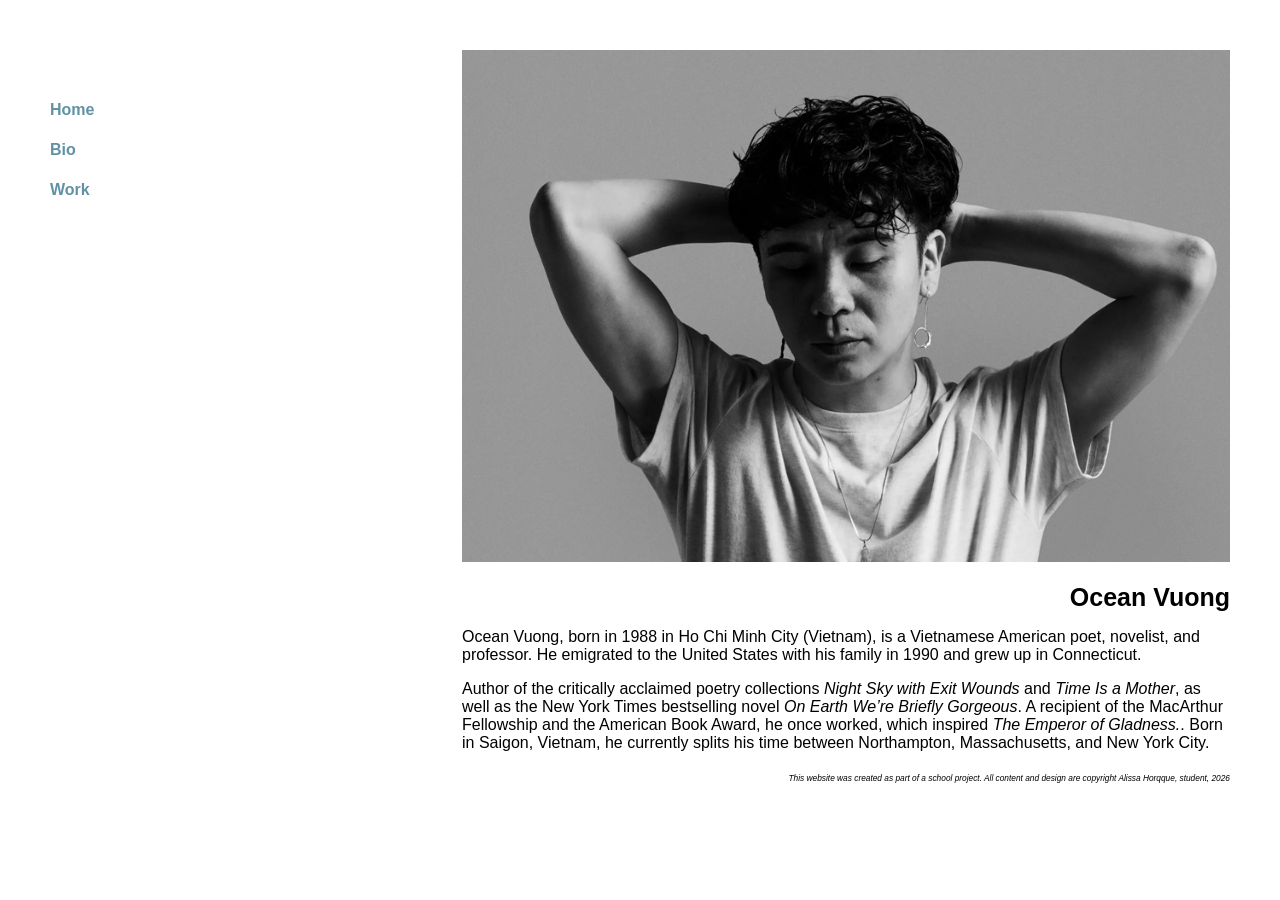
<file: topics/Assessment3/Assessement3/index.html>
<!DOCTYPE html>
<html lang="en">
<head>
    <meta charset="UTF-8">
    <meta name="viewport" content="width=device-width, initial-scale=1.0">
    <title>Ocean Vuong</title>

    <!--Meta description for SEO-->
    <meta name="description" content="Explore the work of Ocean Voung, award-winning poet and novelist, author of 'On Earth We're Briefly Gorgeous' and 'Time Is A Mother'.">

    <!--Open Graph for Social Sharing-->
    <meta proprety="og:title" content="Ocean Voung">
    <meta proprety="og:description" content="Ocean Vuong is an award-winning poet and novelist whose lyrical works, including 'On Earth We're Briefly Gorgeous' and 'Time Is A Mother', explore love, loss, and identity with profound beauty">

    <!--<meta proprety="og:image" content="Absolute URL"-->

    <!--Author and Copyright-->
    <meta name="author" content="your name" <meta name="copyright" content="copyright Alissa Horqque, Student Project, 2026">
 
    <link rel="stylesheet" href="styles.css">

</head>
<body>
    <nav>
        <a href="index.html">Home</a><br>
        <a href="bio.html">Bio</a><br>
        <a href="work.html">Work</a><br>

    </nav>
    
    <!--Main Wrapper-->
    <div id="wrapper">
        <header>
            <img src="assets/Home.jpg"alt="Potrait of Ocean Vuong">
            <h1>Ocean Vuong</h1>
        </header>

        <main>
            <article>
            <p>Ocean Vuong, born in 1988 in Ho Chi Minh City (Vietnam), is a Vietnamese American poet, novelist, and professor. He emigrated to the United States with his family in 1990 and grew up in Connecticut. </p>
            <p>Author of the critically acclaimed poetry collections <em>Night Sky with Exit Wounds</em> and <em>Time Is a Mother</em>, as well as the New York Times bestselling novel <em>On Earth We’re Briefly Gorgeous</em>. A recipient of the MacArthur Fellowship and the American Book Award, he once worked, which inspired <em>The Emperor of Gladness.</em>. Born in Saigon, Vietnam, he currently splits his time between Northampton, Massachusetts, and New York City.  </p>
            </article>
        </main>
        
        <footer>
            <small><em>This website was created as part of a school project. All content and design are copyright Alissa Horqque, student, 2026</em></small>
        </footer>
    </div>

</body>
</html>
</file>
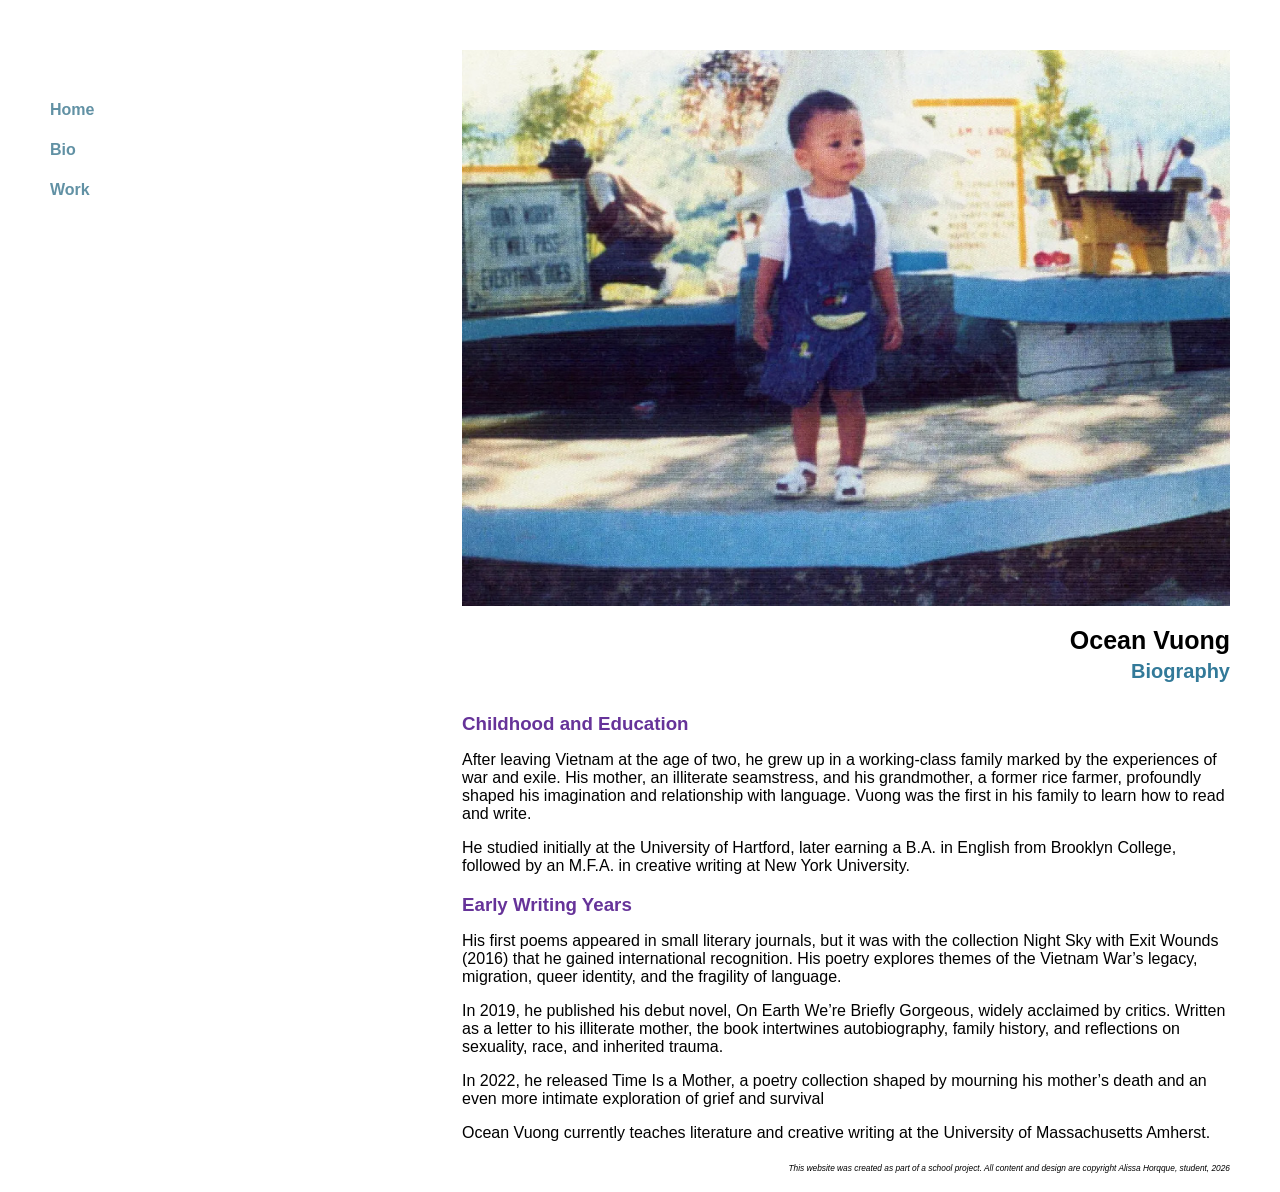
<file: topics/Assessment3/Assessement3/bio.html>
<!DOCTYPE html>
<html lang="en">
<head>
    <meta charset="UTF-8">
    <meta name="viewport" content="width=device-width, initial-scale=1.0">
    <title>Ocean Vuong</title>

    <!--Meta description for SEO-->
    <meta name="description" content="Explore the work of Ocean Voung, award-winning poet and novelist, author of 'On Earth We're Briefly Gorgeous' and 'Time Is A Mother'.">

    <!--Open Graph for Social Sharing-->
    <meta proprety="og:title" content="Ocean Voung">
    <meta proprety="og:description" content="Ocean Vuong is an award-winning poet and novelist whose lyrical works, including 'On Earth We're Briefly Gorgeous' and 'Time Is A Mother', explore love, loss, and identity with profound beauty">

    <!--<meta proprety="og:image" content="Absolute URL"-->

    <!--Author and Copyright-->
    <meta name="author" content="your name" <meta name="copyright" content="copyright Alissa Horqque, Student Project, 2026">
 
    <link rel="stylesheet" href="styles.css">

</head>
<body>
    <nav>
        <a href="index.html">Home</a><br>
        <a href="bio.html">Bio</a><br>
        <a href="work.html">Work</a><br>

    </nav>
    
<!--Main Wrapper-->
    <div id="wrapper">
        <header>
            <img src="assets/Bio.jpg"alt="Potrait of Ocean Vuong">
            <h1>Ocean Vuong</h1>
            <h2>Biography</h2>
        </header>

        <main>
            <article>

            <h3>Childhood and Education</h3>
            <p>After leaving Vietnam at the age of two, he grew up in a working-class family marked by the experiences of war and exile. His mother, an illiterate seamstress, and his grandmother, a former rice farmer, profoundly shaped his imagination and relationship with language. Vuong was the first in his family to learn how to read and write.</p>
            <p>He studied initially at the University of Hartford, later earning a B.A. in English from Brooklyn College, followed by an M.F.A. in creative writing at New York University.</p>


            <h3>Early Writing Years</h3>
            <p>His first poems appeared in small literary journals, but it was with the collection Night Sky with Exit Wounds (2016) that he gained international recognition. His poetry explores themes of the Vietnam War’s legacy, migration, queer identity, and the fragility of language.</p>
            <p>In 2019, he published his debut novel, On Earth We’re Briefly Gorgeous, widely acclaimed by critics. Written as a letter to his illiterate mother, the book intertwines autobiography, family history, and reflections on sexuality, race, and inherited trauma.</p>
            <p>In 2022, he released Time Is a Mother, a poetry collection shaped by mourning his mother’s death and an even more intimate exploration of grief and survival</p>
<p>Ocean Vuong currently teaches literature and creative writing at the University of Massachusetts Amherst.</p>

            </article>  

        </main>
        <footer>
            <small><em>This website was created as part of a school project. All content and design are copyright Alissa Horqque, student, 2026</em></small>
        </footer>
    </div>

</body>
</html>
</file>
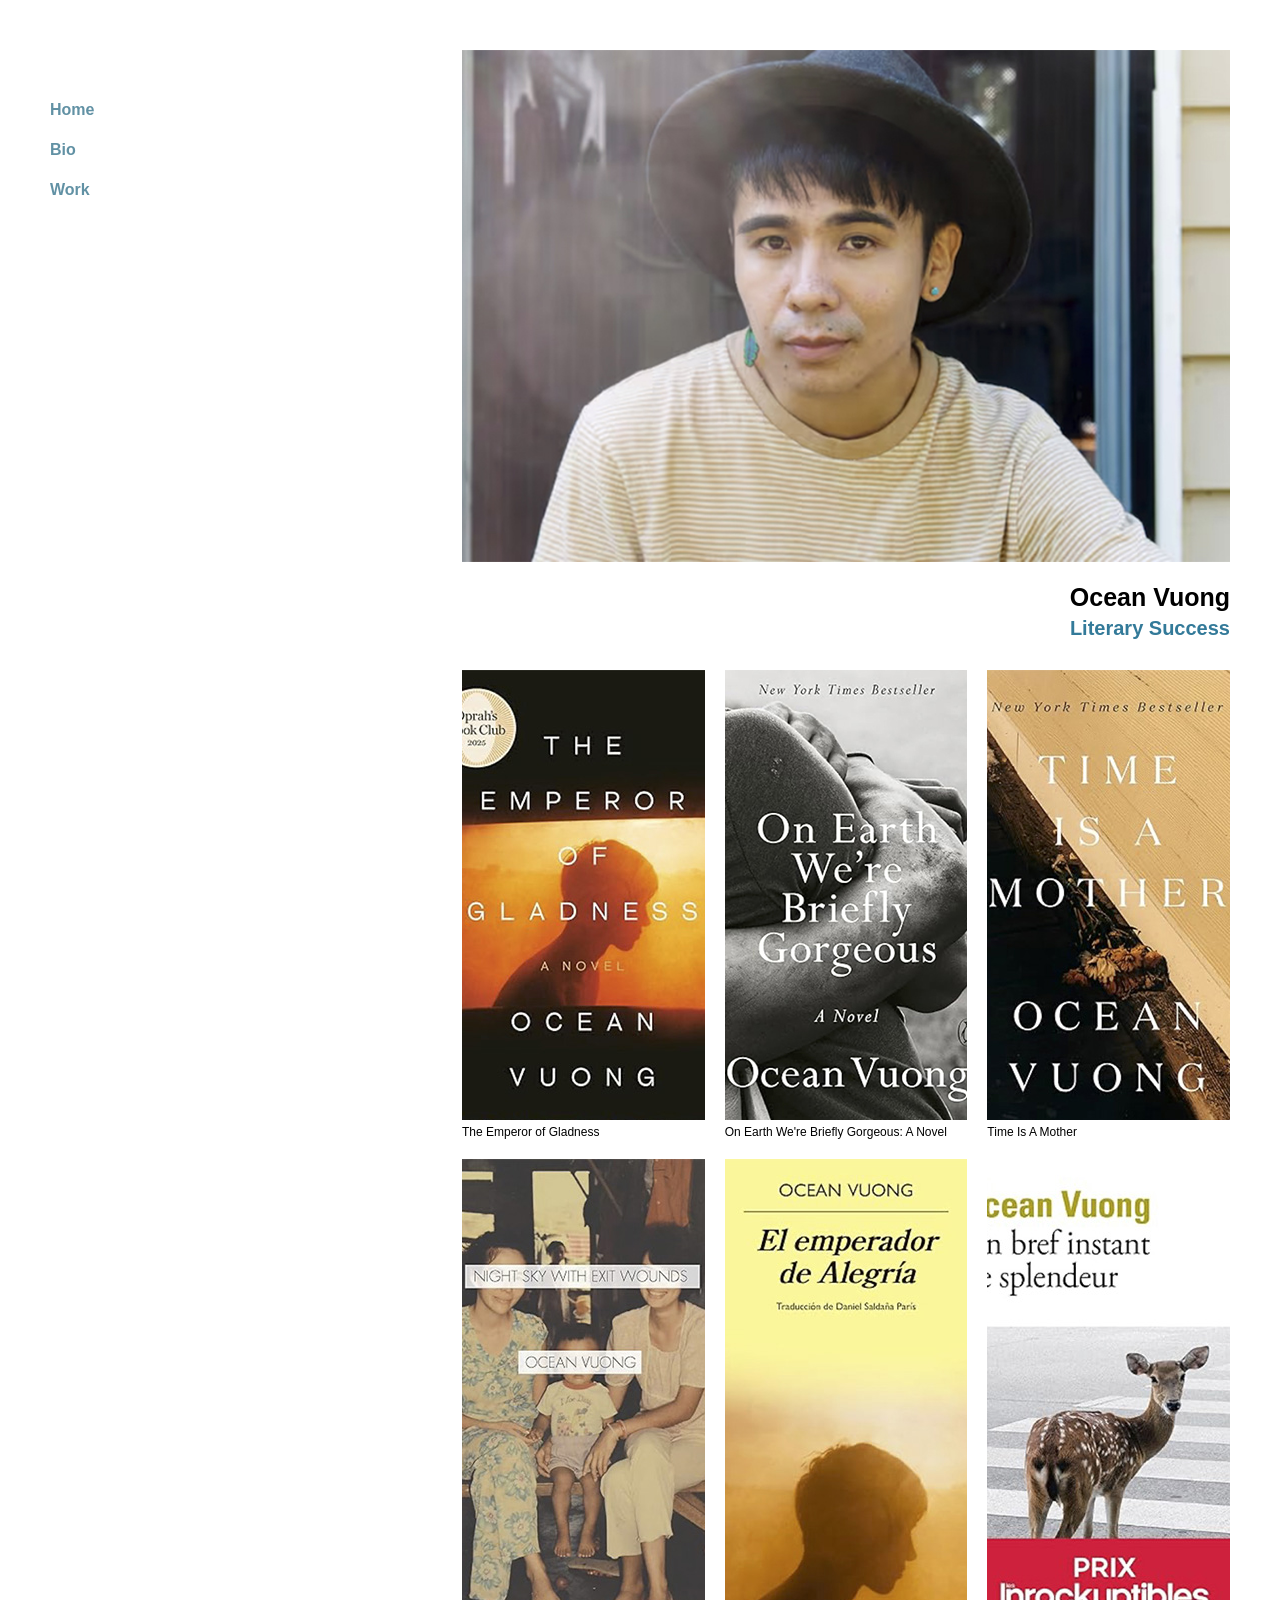
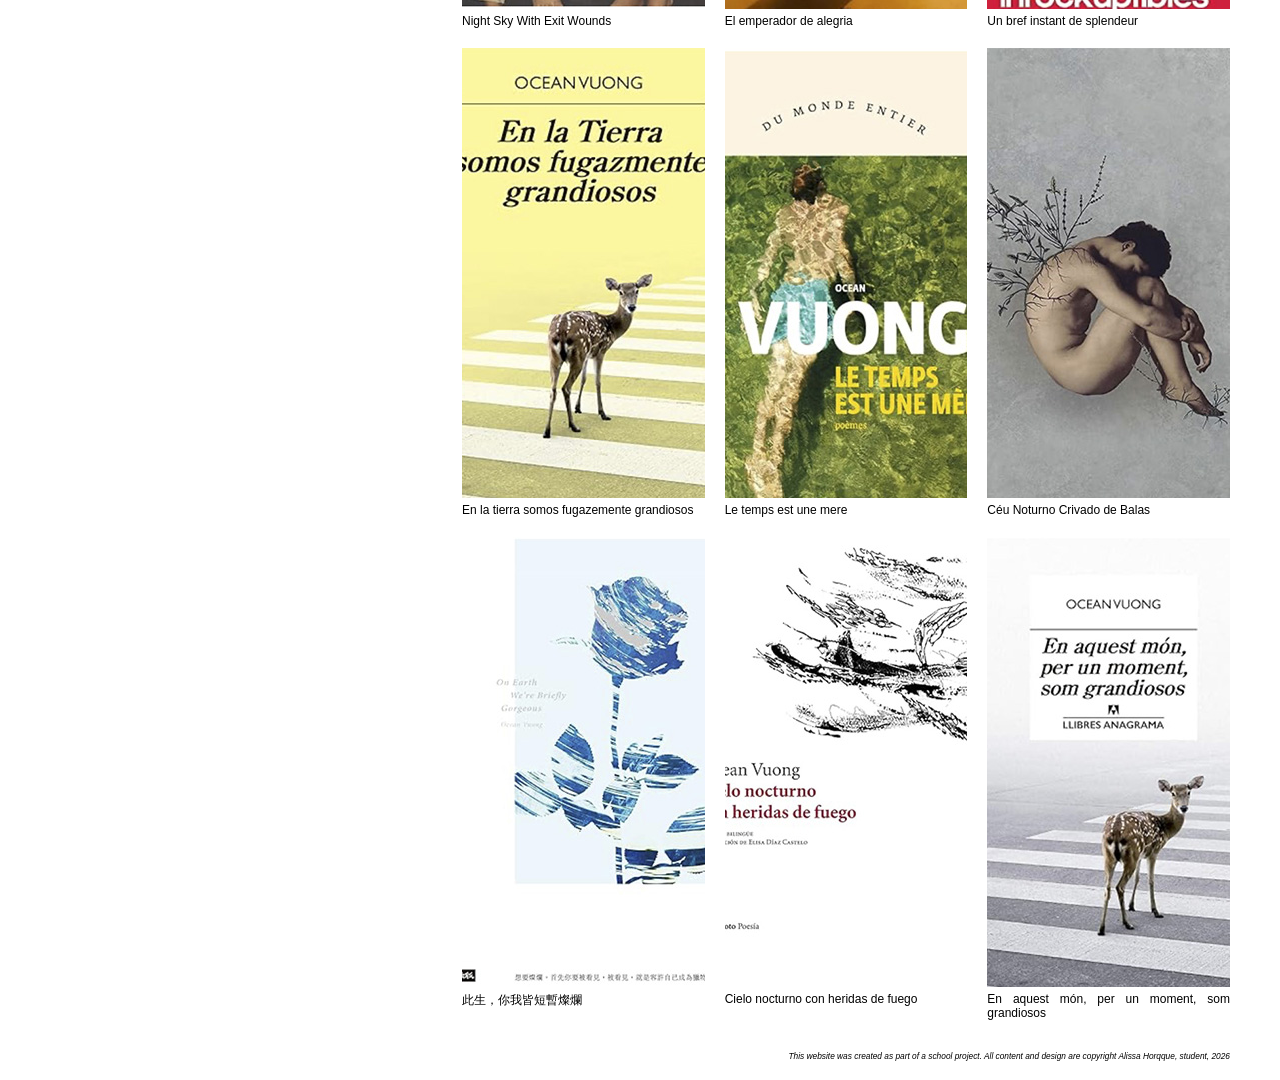
<file: topics/Assessment3/Assessement3/work.html>
<!DOCTYPE html>
<html lang="en">
<head>
    <meta charset="UTF-8">
    <meta name="viewport" content="width=device-width, initial-scale=1.0">
    <title>Ocean Vuong</title>

    <!--Meta description for SEO-->
    <meta name="description" content="Explore the work of Ocean Voung, award-winning poet and novelist, author of 'On Earth We're Briefly Gorgeous' and 'Time Is A Mother'.">

    <!--Open Graph for Social Sharing-->
    <meta proprety="og:title" content="Ocean Voung">
    <meta proprety="og:description" content="Ocean Vuong is an award-winning poet and novelist whose lyrical works, including 'On Earth We're Briefly Gorgeous' and 'Time Is A Mother', explore love, loss, and identity with profound beauty">

    <!--<meta proprety="og:image" content="Absolute URL"-->

    <!--Author and Copyright-->
    <meta name="author" content="your name" <meta name="copyright" content="copyright Alissa Horqque, Student Project, 2026">
 
    <link rel="stylesheet" href="styles.css">

</head>
<body>
    <nav>
        <a href="index.html">Home</a><br>
        <a href="bio.html">Bio</a><br>
        <a href="work.html">Work</a><br>

    </nav>
    
<!--Main Wrapper-->
    <div id="wrapper">
        <header>
            <img src="assets/work.jpg"alt="Ocean Vuong" loading="lazy">
            <h1>Ocean Vuong</h1>
            <h2>Literary Success</h2>
        </header>

        <section>
            <article>
            <div class="books">
                <figure>
                    <img src="assets/Emperor.jpg" alt="The Emperor of Gladness"loading="lazy">
                    <figcaption>The Emperor of Gladness</figcaption>

                </figure>
                <figure>
                    <img src="assets/Earth.jpg" alt="On Earth We're Briefly Gorgeous: A Novel"loading="lazy">
                    <figcaption>On Earth We're Briefly Gorgeous: A Novel</figcaption>
                </figure>

                <figure>
                    <img src="assets/Mother.jpg" alt="Time Is A Mother"loading="lazy">
                    <figcaption>Time Is A Mother</figcaption>
                </figure>

                <figure>
                    <img src="assets/Wounds.jpg" alt="Night Sky With Exit Wounds"loading="lazy">
                    <figcaption>Night Sky With Exit Wounds</figcaption>
                </figure>

                <figure>
                    <img src="assets/Emperador.jpg" alt="El emperador de alegria"loading="lazy">
                    <figcaption>El emperador de alegria</figcaption>
                </figure>

                <figure>
                    <img src="assets/splendeur.jpg" alt="Un bref instant de splendeur"loading="lazy">
                    <figcaption>Un bref instant de splendeur</figcaption>
                </figure>

                <figure>
                    <img src="assets/Tierra.jpg" alt="En la tierra somos fugazemente grandiosos"loading="lazy">
                    <figcaption>En la tierra somos fugazemente grandiosos</figcaption>
                </figure>    

                <figure>
                    <img src="assets/mere.jpg" alt="Le temps est une mere"loading="lazy">
                    <figcaption>Le temps est une mere</figcaption>
                </figure>    

                <figure>
                    <img src="assets/Balas.jpg" alt="Céu Noturno Crivado de Balas"loading="lazy">
                    <figcaption>Céu Noturno Crivado de Balas</figcaption>
                </figure>   

                <figure>
                    <img src="assets/ChineseED.jpg" alt="此生，你我皆短暫燦爛"loading="lazy">
                    <figcaption>此生，你我皆短暫燦爛</figcaption>
                </figure>                  

                <figure>
                    <img src="assets/Heridas.jpg" alt="Cielo nocturno con heridas de fuego"loading="lazy">
                    <figcaption>Cielo nocturno con heridas de fuego</figcaption>
                </figure>     
                
                <figure>
                    <img src="assets/aquest.jpg" alt="En aquest món, per un moment, som grandiosos (Catalan)"loading="lazy">
                    <figcaption>En aquest món, per un moment, som grandiosos</figcaption>
                </figure>                  

            </div>
            </article>
        </section>
        
        <footer>
            <small><em>This website was created as part of a school project. All content and design are copyright Alissa Horqque, student, 2026</em></small>
        </footer>
    </div>

</body>
</html>
</file>
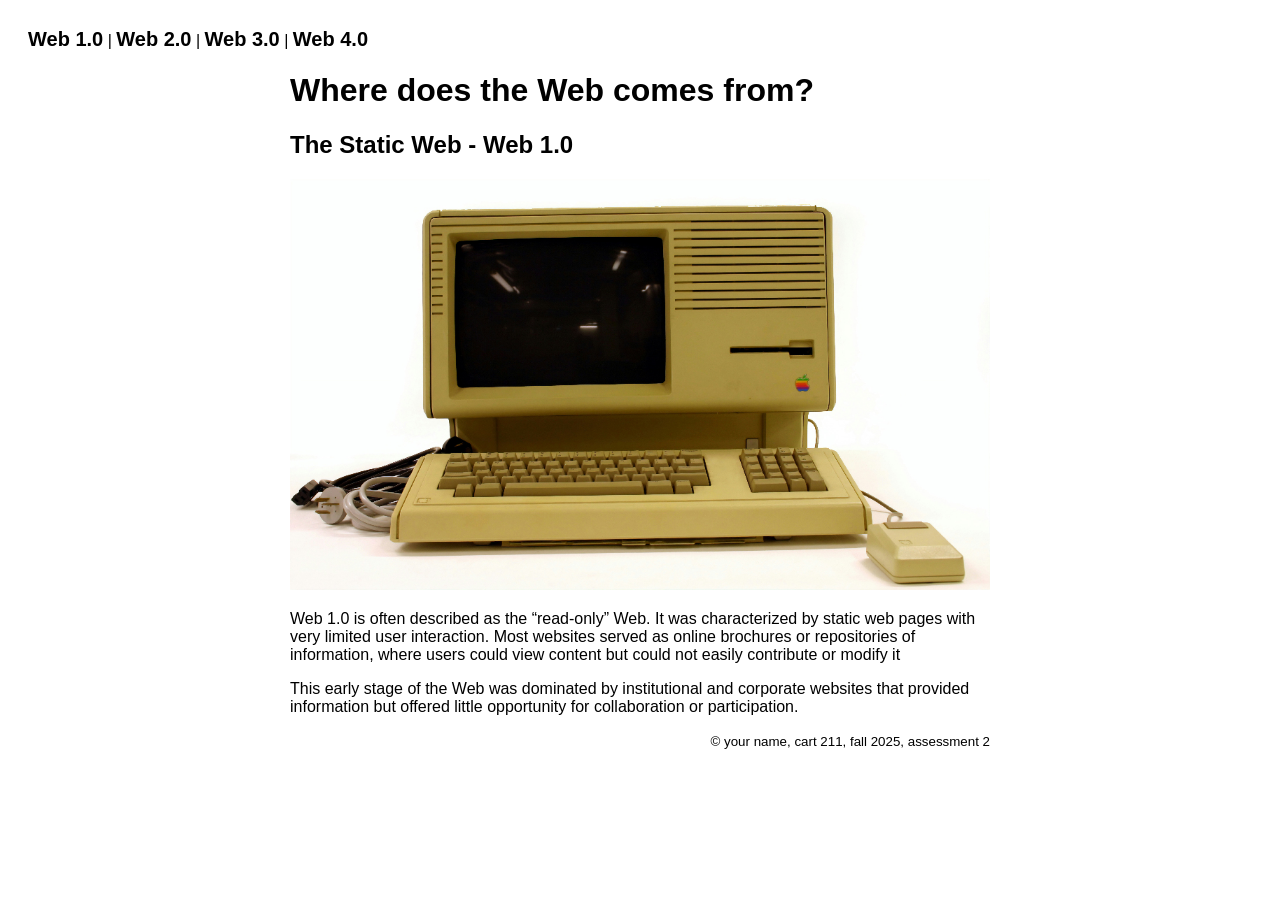
<file: topics/assessment2/assessment2/assessment2/web1.0.html>
<!DOCTYPE html>
<html lang="en">
<head>
    <meta charset="UTF-8">
    <meta name="viewport" content="width=device-width, initial-scale=1.0">
    <title>wowowowow</title>
</head>

    <body style="font-family: Arial, Helvetica, sans-serif; padding: 20px;">
        <nav>
            <a href="web1.0.html" style="text-decoration: none; color:black; font-size: 125%; font-weight: bold;">Web 1.0</a> | <a href="web2.0.html" style="text-decoration: none; color:black; font-size: 125%; font-weight: bold;">Web 2.0</a> | <a href="web3.0.html" style="text-decoration: none; color:black; font-size: 125%; font-weight: bold;">Web 3.0</a> | <a href="web4.0.html" style="text-decoration: none; color:black; font-size: 125%; font-weight: bold;">Web 4.0</a>

        </nav>
        <!--I loooooveee this project-->
        <header style="width: 700px; margin: 0 auto;">
            <h1>Where does the Web comes from?</h1>
            <h2>The Static Web - Web 1.0</h2>
            <img src="apple-lisa.jpg" width="700px">

        </header>

        <main style="width: 700px; margin: auto;">
            <p>
                Web 1.0 is often described as the “read-only” Web. It was characterized by static   web pages with very limited user interaction. Most websites served as online brochures or repositories of information, where users could view content but could not easily contribute or modify it
            </p>
        <p>
            This early stage of the Web was dominated by institutional and corporate websites that provided information but offered little opportunity for collaboration or participation.

        </p>

        <footer style="width: 700px; margin: auto; text-align: right;">
            <small>© your name, cart 211, fall 2025, assessment 2</small>
        </footer>

        </main>

    </body>
</html>
</file>
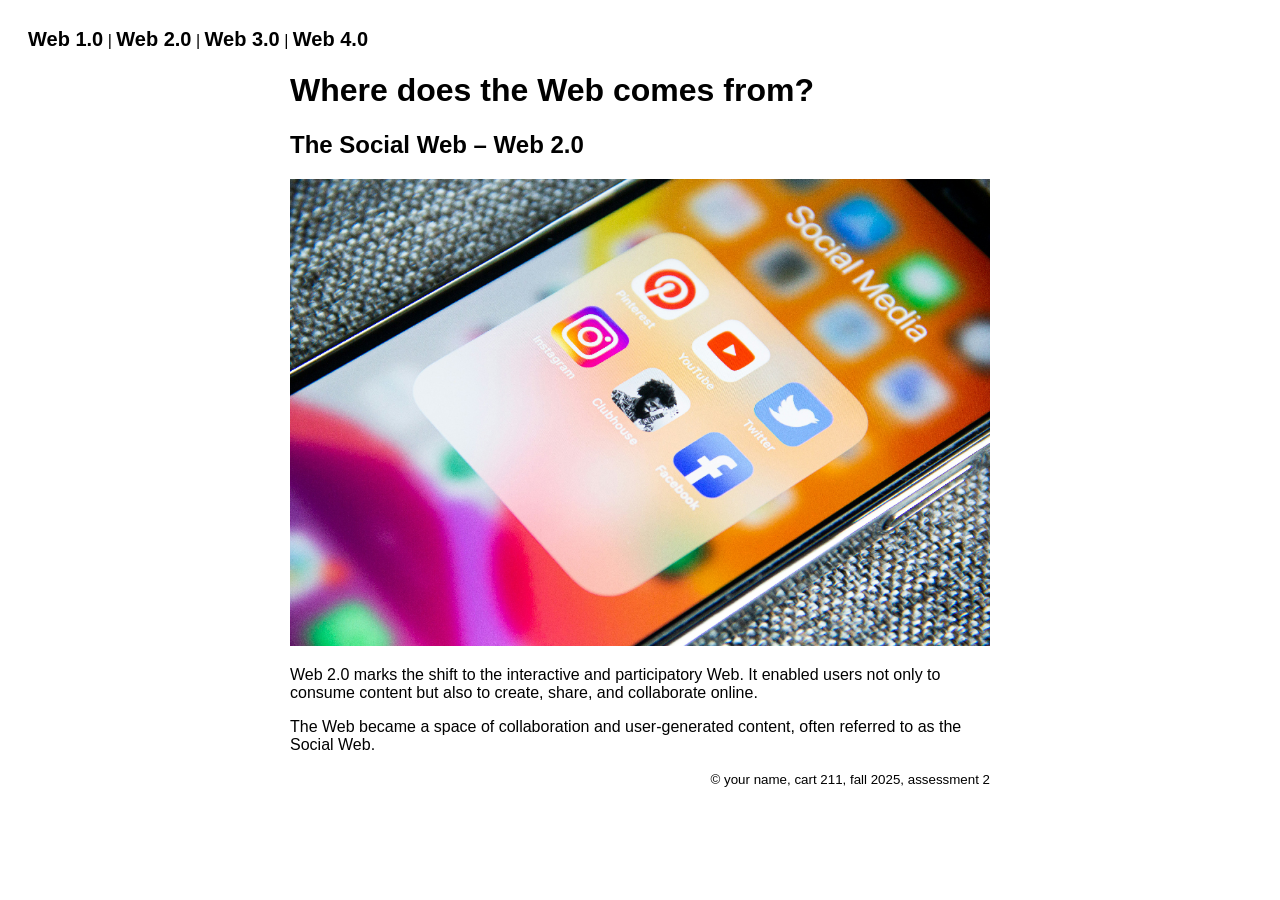
<file: topics/assessment2/assessment2/assessment2/web2.0.html>
<!DOCTYPE html>
<html lang="en">
<head>
    <meta charset="UTF-8">
    <meta name="viewport" content="width=device-width, initial-scale=1.0">
    <title>wowowowow</title>
</head>

    <body style="font-family: Arial, Helvetica, sans-serif; padding: 20px;">
        <nav>
            <a href="web1.0.html" style="text-decoration: none; color:black; font-size: 125%; font-weight: bold;">Web 1.0</a> | <a href="web2.0.html" style="text-decoration: none; color:black; font-size: 125%; font-weight: bold;">Web 2.0</a> | <a href="web3.0.html" style="text-decoration: none; color:black; font-size: 125%; font-weight: bold;">Web 3.0</a> | <a href="web4.0.html" style="text-decoration: none; color:black; font-size: 125%; font-weight: bold;">Web 4.0</a>

        </nav>
        <!--I loooooveee this project-->
        <header style="width: 700px; margin: 0 auto;">
            <h1>Where does the Web comes from?</h1>
            <h2>The Social Web – Web 2.0</h2>
            <img src="social_media.jpg" width="700px">

        </header>

        <main style="width: 700px; margin: auto;">
            <p>
                Web 2.0 marks the shift to the interactive and participatory Web. It enabled users not only to consume content but also to create, share, and collaborate online.

            </p>
        <p>
            The Web became a space of collaboration and user-generated content, often referred to as the Social Web.


        </p>

        <footer style="width: 700px; margin: auto; text-align: right;">
            <small>© your name, cart 211, fall 2025, assessment 2</small>
        </footer>

        </main>

    </body>
</html>
</file>
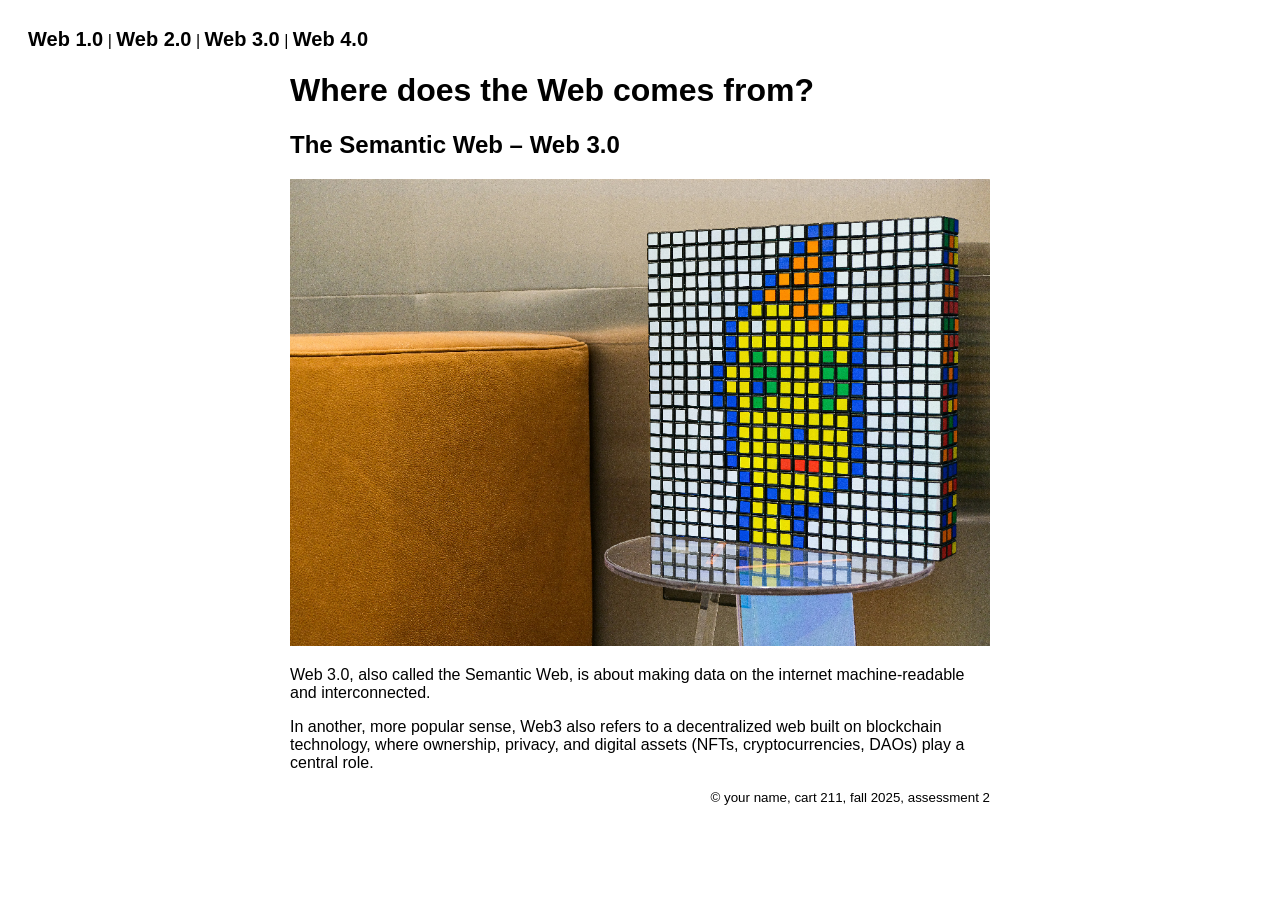
<file: topics/assessment2/assessment2/assessment2/web3.0.html>
<!DOCTYPE html>
<html lang="en">
<head>
    <meta charset="UTF-8">
    <meta name="viewport" content="width=device-width, initial-scale=1.0">
    <title>wowowowow</title>
</head>

    <body style="font-family: Arial, Helvetica, sans-serif; padding: 20px;">
        <nav>
            <a href="web1.0.html" style="text-decoration: none; color:black; font-size: 125%; font-weight: bold;">Web 1.0</a> | <a href="web2.0.html" style="text-decoration: none; color:black; font-size: 125%; font-weight: bold;">Web 2.0</a> | <a href="web3.0.html" style="text-decoration: none; color:black; font-size: 125%; font-weight: bold;">Web 3.0</a> | <a href="web4.0.html" style="text-decoration: none; color:black; font-size: 125%; font-weight: bold;">Web 4.0</a>

        </nav>
        <!--I loooooveee this project-->
        <header style="width: 700px; margin: 0 auto;">
            <h1>Where does the Web comes from?</h1>
            <h2>The Semantic Web – Web 3.0</h2>
            <img src="cryptopunk.jpg" width="700px">

        </header>

        <main style="width: 700px; margin: auto;">
            <p>
                Web 3.0, also called the Semantic Web, is about making data on the internet machine-readable and interconnected. 

            </p>
        <p>
            In another, more popular sense, Web3 also refers to a decentralized web built on blockchain technology, where ownership, privacy, and digital assets (NFTs, cryptocurrencies, DAOs) play a central role.

        </p>

        <footer style="width: 700px; margin: auto; text-align: right;">
            <small>© your name, cart 211, fall 2025, assessment 2</small>
        </footer>

        </main>

    </body>
</html>
</file>
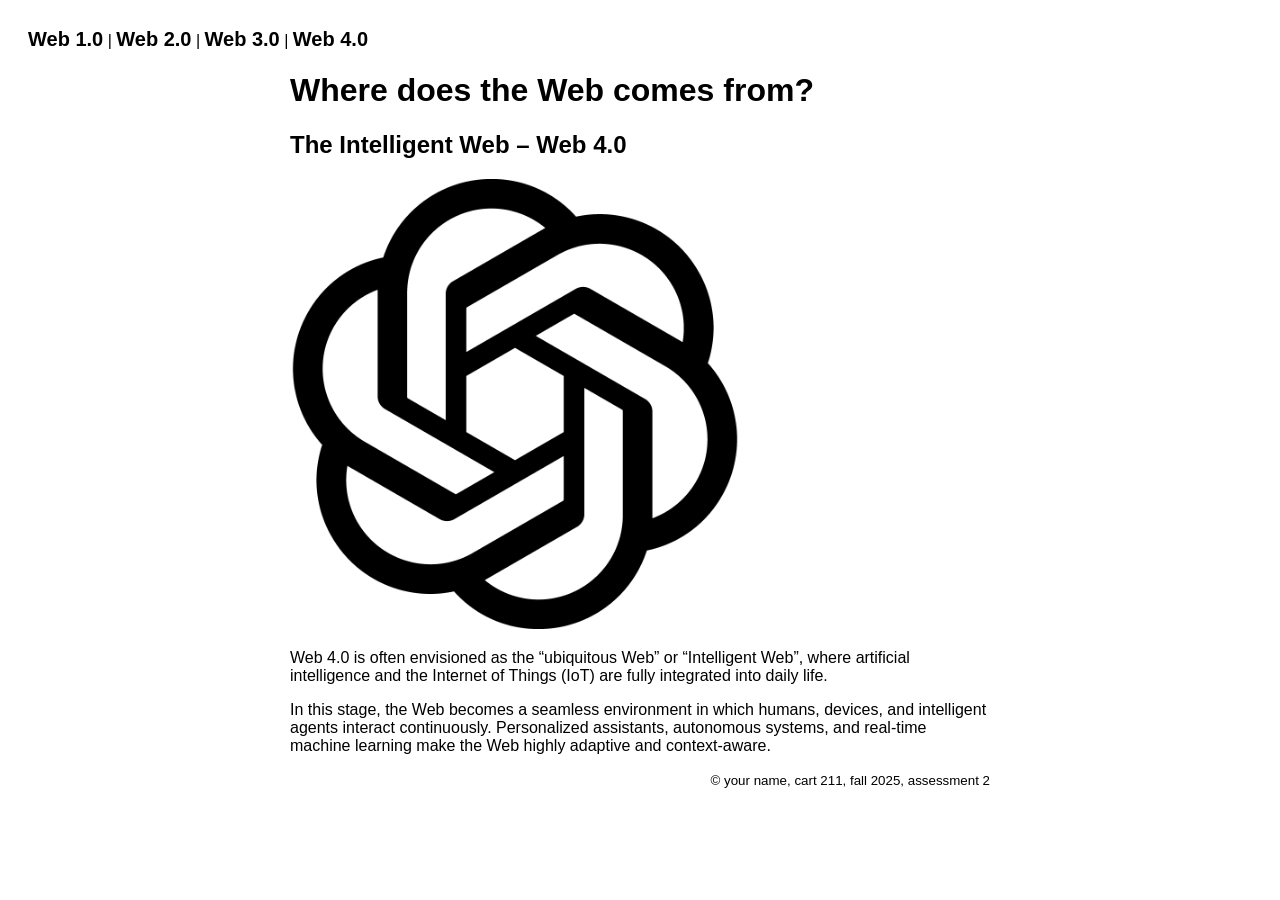
<file: topics/assessment2/assessment2/assessment2/web4.0.html>
<!DOCTYPE html>
<html lang="en">
<head>
    <meta charset="UTF-8">
    <meta name="viewport" content="width=device-width, initial-scale=1.0">
    <title>wowowowow</title>
</head>

    <body style="font-family: Arial, Helvetica, sans-serif; padding: 20px;">
        <nav>
            <a href="web1.0.html" style="text-decoration: none; color:black; font-size: 125%; font-weight: bold;">Web 1.0</a> | <a href="web2.0.html" style="text-decoration: none; color:black; font-size: 125%; font-weight: bold;">Web 2.0</a> | <a href="web3.0.html" style="text-decoration: none; color:black; font-size: 125%; font-weight: bold;">Web 3.0</a> | <a href="web4.0.html" style="text-decoration: none; color:black; font-size: 125%; font-weight: bold;">Web 4.0</a>

        </nav>
        <!--I loooooveee this project-->
        <header style="width: 700px; margin: 0 auto;">
            <h1>Where does the Web comes from?</h1>
            <h2>The Intelligent Web – Web 4.0</h2>
            <img src="ChatGPT-Logo.gif" width="450px">

        </header>

        <main style="width: 700px; margin: auto;">
            <p>
                Web 4.0 is often envisioned as the “ubiquitous Web” or “Intelligent Web”, where artificial intelligence and the Internet of Things (IoT) are fully integrated into daily life.
            </p>
        <p>
            In this stage, the Web becomes a seamless environment in which humans, devices, and intelligent agents interact continuously. Personalized assistants, autonomous systems, and real-time machine learning make the Web highly adaptive and context-aware.


        </p>
    

        <footer style="width: 700px; margin: auto; text-align: right;">
            <small>© your name, cart 211, fall 2025, assessment 2</small>
        </footer>

        </main>

    </body>
</html>
</file>
<file: topics/Assessment3/Assessement3/styles.css>
body{
    font-family: Arial, Helvetica, sans-serif;
    padding: 0;
    margin: 0;
}
nav{
    margin-top: 50px;
    margin-left: 50px;
    float: left;
    width: 15%;
    line-height: 20px;
    position: fixed;

}

nav a{
    text-decoration: none;
    color: rgb(97, 145, 164);
    font-weight: bold;
    display: block;
}

nav a:hover{
    color:darkgray;
}

nav a:visited{
    color:aqua;
}

#wrapper {
    margin-top: 50px;
    width: 60%;
    margin-right: 50px;
    margin-left: auto;
}

header img{
    width: 100%;
    height: auto;
}

header h1{
    text-align: right;
    font-size: 25px;
    margin-bottom: 5px;
}

header h2{
    margin-top: 0px;
    margin-bottom: 30px;
    text-align: right;
    font-size: 20px;
    color: rgb(51, 122, 153);
}

header h3 {
    margin-top: 0px;
    margin-bottom: 10px;
    text-align: left;
    font-size: 20px;
    color: rgb(51, 102, 153);

}

section {
    margin-bottom: 30px;
    text-align: justify;

}

article h3{
    margin-bottom: 10px;
    color: rebeccapurple;

}

/* V1
.books {
  display: grid;
  grid-template-columns: auto auto auto;
  max-width: 100%;
  height: auto;
  gap: 16px;
}
*/
/* V2
.books {
    display: grid;
    grid-template-columns: repeat (3,1fr);
    max-width:100%;
    gap: 16px;
}
*/

.books {
    display: grid;
    grid-template-columns: repeat(auto-fit, minmax(180px, 1fr));
    gap: 20px;

}


.books img{
    display: block;
    width: 100%;
    height: auto;
} 

.books img {
    display: block;
    width: 100%;
    height: 450px;
    object-fit: cover;
}

.books figure {
    margin: 0;

}

article figure figcaption {
    margin-top: 5px;
    font-size: 12px;
}

footer {
    margin-top: 20px;
    min-height: 30px;
    font-size: 10px;
    font-weight: lighter;
    text-align: right;
    font-style: italic;
}

footer a {
    text-decoration: none;
    color:black;

}

/* Tablet
Up to 900 px*/

@media (max-width: 900px) {

    #wrapper {
        width: 70%;
        margin-right: 30px;
        
    }
    nav {
        margin-left: 30px;
        width: 20%;
    }

    .books {
        grid-template-columns: repeat(2, 1 fr);
    }
}

/* mobile up to 600px*/

@media (max-width:600px){

    /* navigation becomes a normal horizonta mobile bar*/

    nav {
        width: 100%;
        box-sizing: border-box;
        margin: 0 0 40px 0;
        padding: 10px 5 px;

        position: relative;
        float: none;

        display: flex;
        justify-content: space-around;
        align-items: center;
        flex-wrap: wrap;

        line-height: 30px;
        background: cornflowerblue;
        border-bottom: 4px solid black;

        z-index: 1000;
    }

    nav a{
        color:aliceblue;
    }
    /*
    nav a:hover {
        color: darkgray;
    }*/

    /* Devices that actually support hover*/

    @media (hover: hover){

        nav a:hover{
            color: darkgrey;

        }
    }
    /* touch interaction */
    nav a:active{
        color: darkgrey;
    }

    /* Main Content */

    #wrapper {
        width: 92%;
        margin: 0 auto;
        float: none;
    }
    /* HEADINGS */

    header h1 {
        text-align: right;
        font-size: 23px;
        margin-top: 40px;
    }

    header h2 {
        text-align: right;
        font-size: 18px;
    }


    header h3 {
        text-align: right;
        font-size: 18px;
    }

    /* 8 books*/

    .books {
        grid-template-columns: repeat(2, 1fr);
        gap: 16px;
    }

    footer {
        margin-top: 40px;
        font-size: 12px;
    }

}

/* very small phoen ig - up to 400 px*/

@media (max-width: 400px) {

    nav{
        padding: 8px 0;
    }

    #wrapper {
        width: 94%;
    }

    .books {
        gap: 12px;
    }

    article figure figcaption{
        font-size: 11px;
    }

}
</file>
